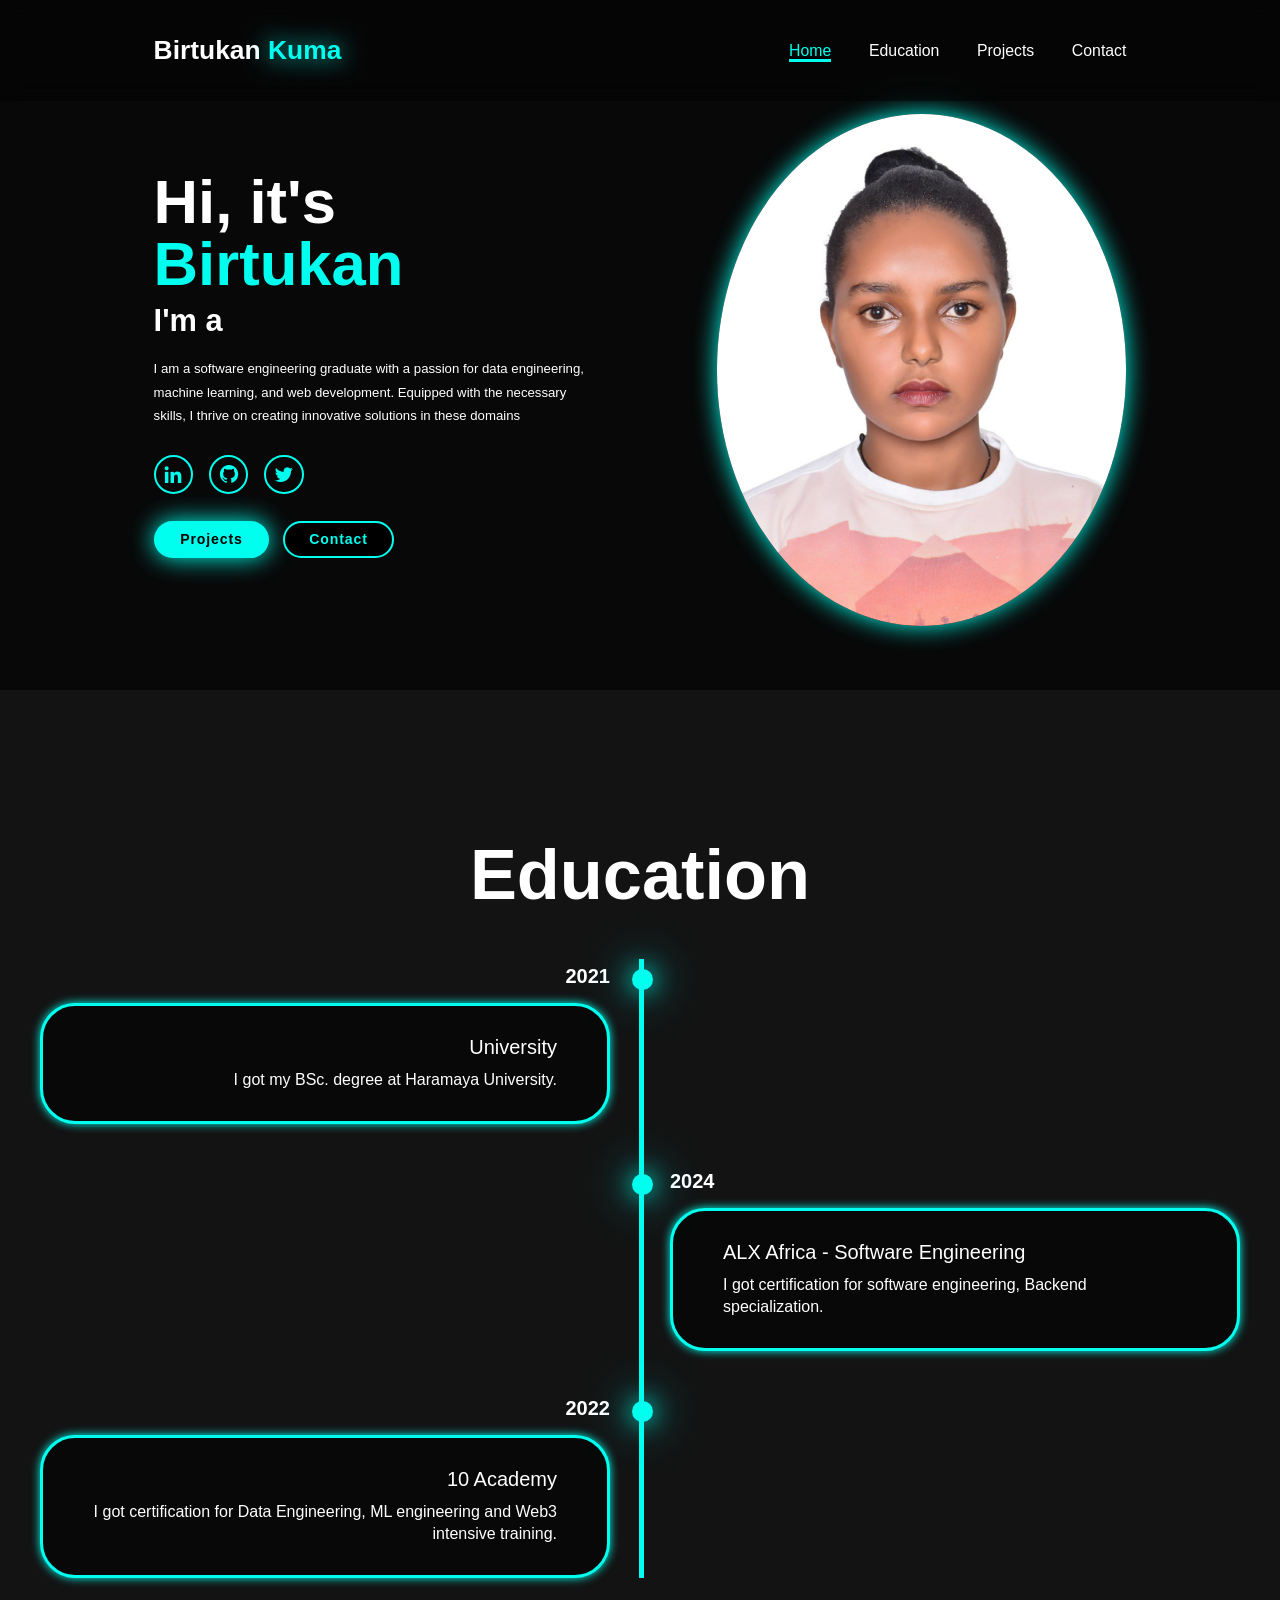
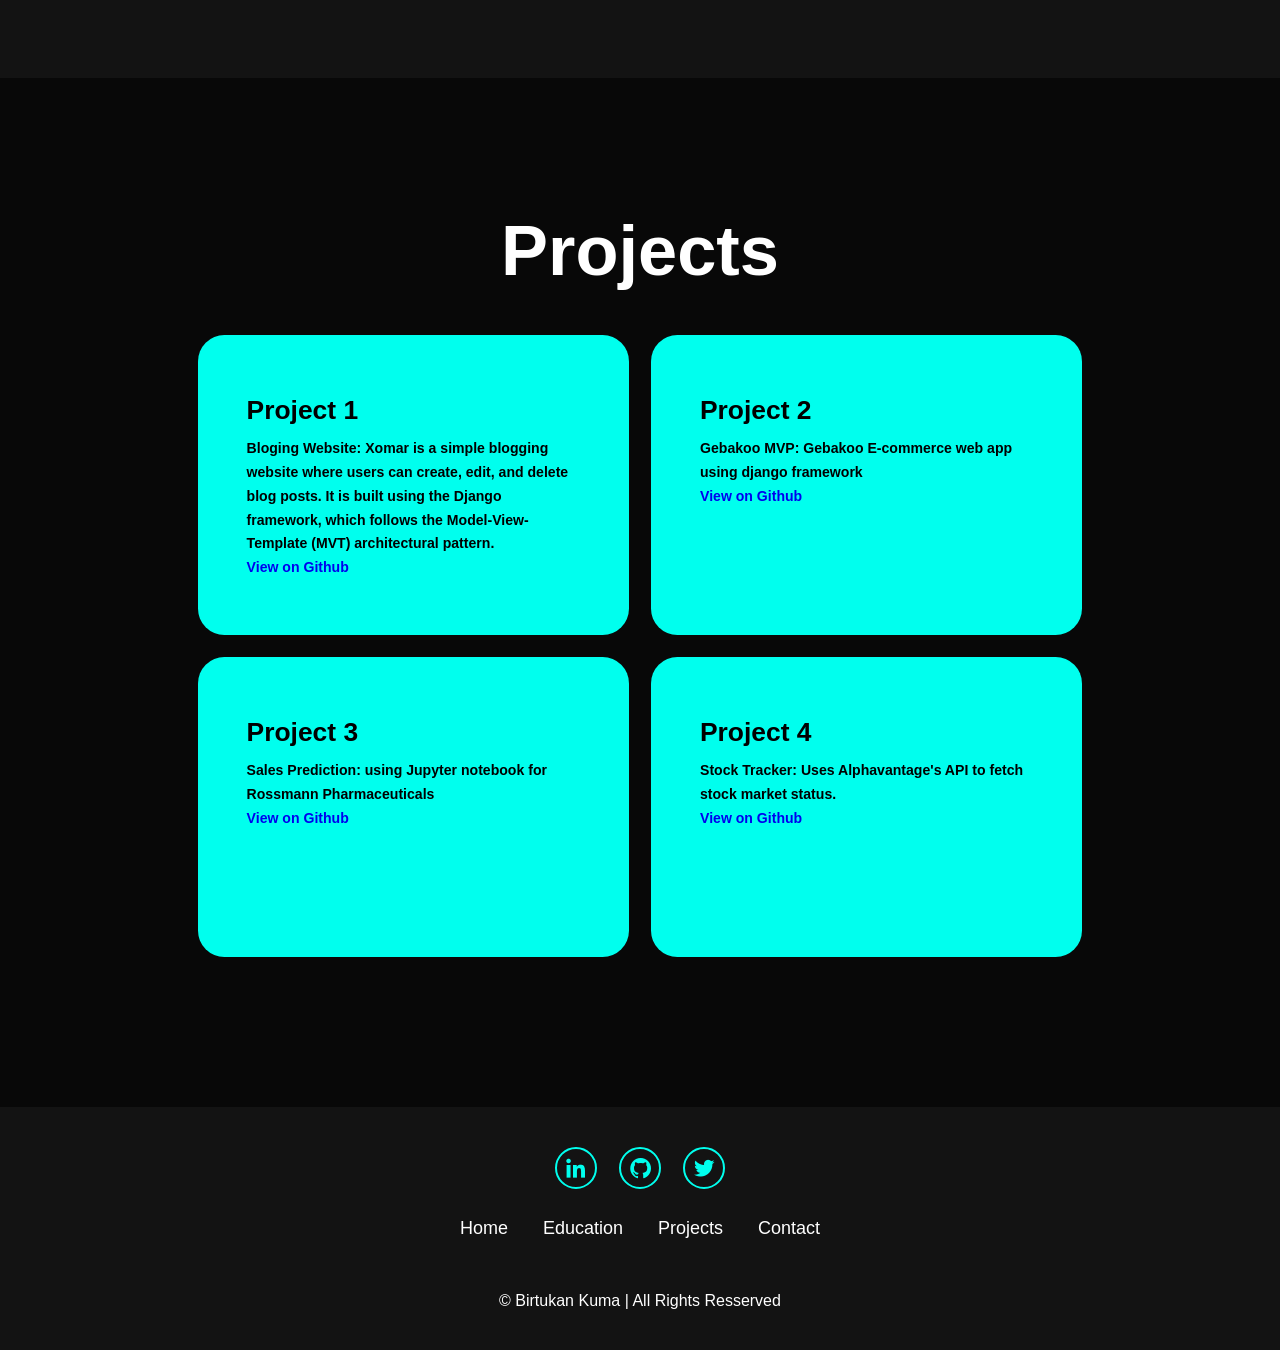
<file: index.html>
<!DOCTYPE html>
<html lang="en">
<head>
    <meta charset="UTF-8">
    <meta name="viewport" content="width=device-width, initial-scale=1.0">
    <title>Portfolio website</title>
    <link rel="stylesheet" href="style.css">
    <link href='https://unpkg.com/boxicons@2.1.4/css/boxicons.min.css' rel='stylesheet'>
</head>
<body>
    <header class="header">
        <a href="#home" class="logo">Birtukan <span>Kuma</span></a>

        <i class='bx bx-menu' id="menu-icon"></i>

        <nav class="navbar">
            <a href="#home" class="active">Home</a>
            <a href="#education">Education</a>
            <a href="#projects">Projects</a>
            <a href="#contact">Contact</a>
        </nav>
    </header>

    <section class="home" id="home">
        <div class="home-content">
            <h1>Hi, it's <span>Birtukan</span> </h1>

            <h3 class="text-animation">I'm a <span></span></h3>
            
            <p>I am a software engineering graduate with a passion for data engineering, machine learning, and web development. Equipped with the necessary skills, I thrive on creating innovative solutions in these domains</p>

            <div class="social-icons">
                <a href="#"><i class='bx bxl-linkedin'></i></a>
                <a href="#"><i class='bx bxl-github' ></i></a>
                <a href="#"><i class='bx bxl-twitter' ></i></a>
                
            </div>
            <div class="btn-group">
                <a href="#projects" class="btn">Projects</a>
                <a href="#contact" class="btn">Contact</a>
            </div>
        </div>
            <div class="home-img">
                <img src="image.jpg" alt="">
            </div>    
    </section>

    <section class="education" id="education">
        <h2 class="heading">Education</h2>

        <div class="timeline-items ">
            <div class="timeline-item">
                <div class="timeline-dot"></div> 
                    <div class="timeline-date">2021</div>
                    <div class="timeline-content">
                        <h3>University</h3>
                        <p>I got my BSc. degree at Haramaya University.</p>
                    </div>               
            </div>
       
            <div class="timeline-item">
                <div class="timeline-dot"></div>
                    <div class="timeline-date">2024</div>
                    <div class="timeline-content">
                        <h3>ALX Africa - Software Engineering</h3>
                        <p>I got certification for software engineering, Backend specialization.
                        </p>
                    </div>          
            </div>
        
            <div class="timeline-item">
                <div class="timeline-dot"></div>
                    <div class="timeline-date">2022</div>
                    <div class="timeline-content">
                        <h3>10 Academy</h3>
                        <p>I got certification for 
                            Data Engineering, ML engineering and 
                            Web3 intensive training.
                        </p>
                    </div>                
            </div>
        </div>
    </section>

    <section class="services" id="projects">
        <h2 class="heading">Projects</h2>

        <div class="services-container">
            <div class="service-box">
                <div class="service-info">
                    <h4>Project 1</h4>
                    <p>Bloging Website: Xomar is a simple blogging website where users can create, edit, and delete blog posts. 
                    It is built using the Django framework, which follows the Model-View-Template (MVT) architectural pattern.
                    <br>
                    <a href="https://github.com/BirtukanK/Blog_site">View on Github</a></p>
                    
                </div>
            </div>

            <div class="service-box">
                <div class="service-info">
                    <h4>Project 2</h4>
                    <p>Gebakoo MVP: Gebakoo E-commerce web app using django framework
                    <br>
                    <a href="https://github.com/BirtukanK/Gebakoo_MVP">View on Github</a></p>
                    
                </div>
            </div>

            <div class="service-box">
                <div class="service-info">
                    <h4>Project 3</h4>
                    <p>Sales Prediction: using Jupyter notebook for Rossmann Pharmaceuticals
                        <br>
                        <a href="https://github.com/BirtukanK/Sales_prediction">View on Github</a>
                    </p>
                    
                </div>
            </div>

            <div class="service-box">
                <div class="service-info">
                    <h4>Project 4</h4>
                    <p>Stock Tracker: Uses Alphavantage's API to fetch stock market status.
                        <br>
                        <a href="https://github.com/BirtukanK/Stock_tracker">View on Github</a>
                    </p>               
                </div>
            </div>
        </div>
    </section>

    <footer class="footer" id="contact">
        <div class="social">
            <a href="#"><i class='bx bxl-linkedin'></i></a>
            <a href="#"><i class='bx bxl-github' ></i></a>
            <a href="#"><i class='bx bxl-twitter' ></i></a>
        </div>
        
        <ul class="list">
            <li>
                <a href="#">Home</a>
            </li>
            <li>
                <a href="#">Education</a>
            </li>
            <li>
                <a href="#">Projects</a>
            </li>
            <li>
                <a href="#">Contact</a>
            </li>
        </ul>
        <p class="copyright">
            © Birtukan Kuma | All Rights Resserved
        </p>
    </footer>

    
    
    <script src="script.js"></script>
</body>
</html>
</file>
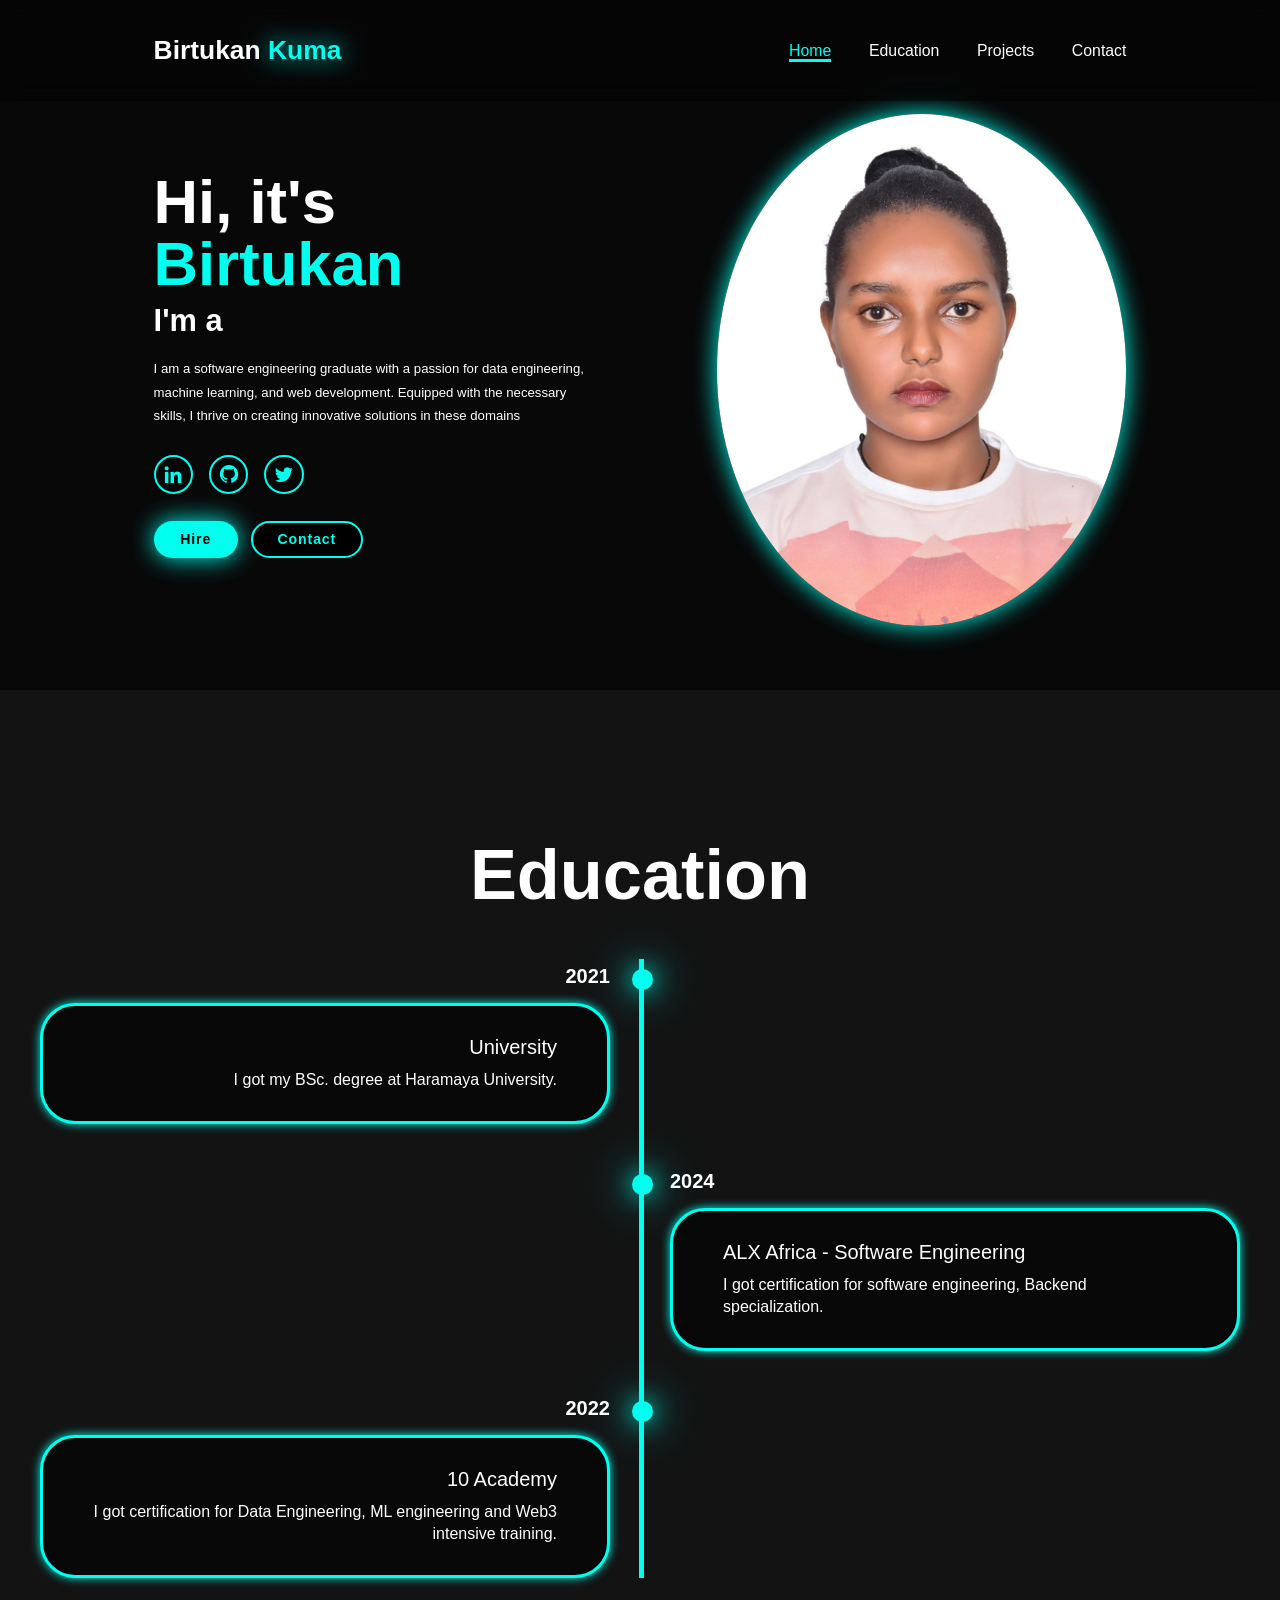
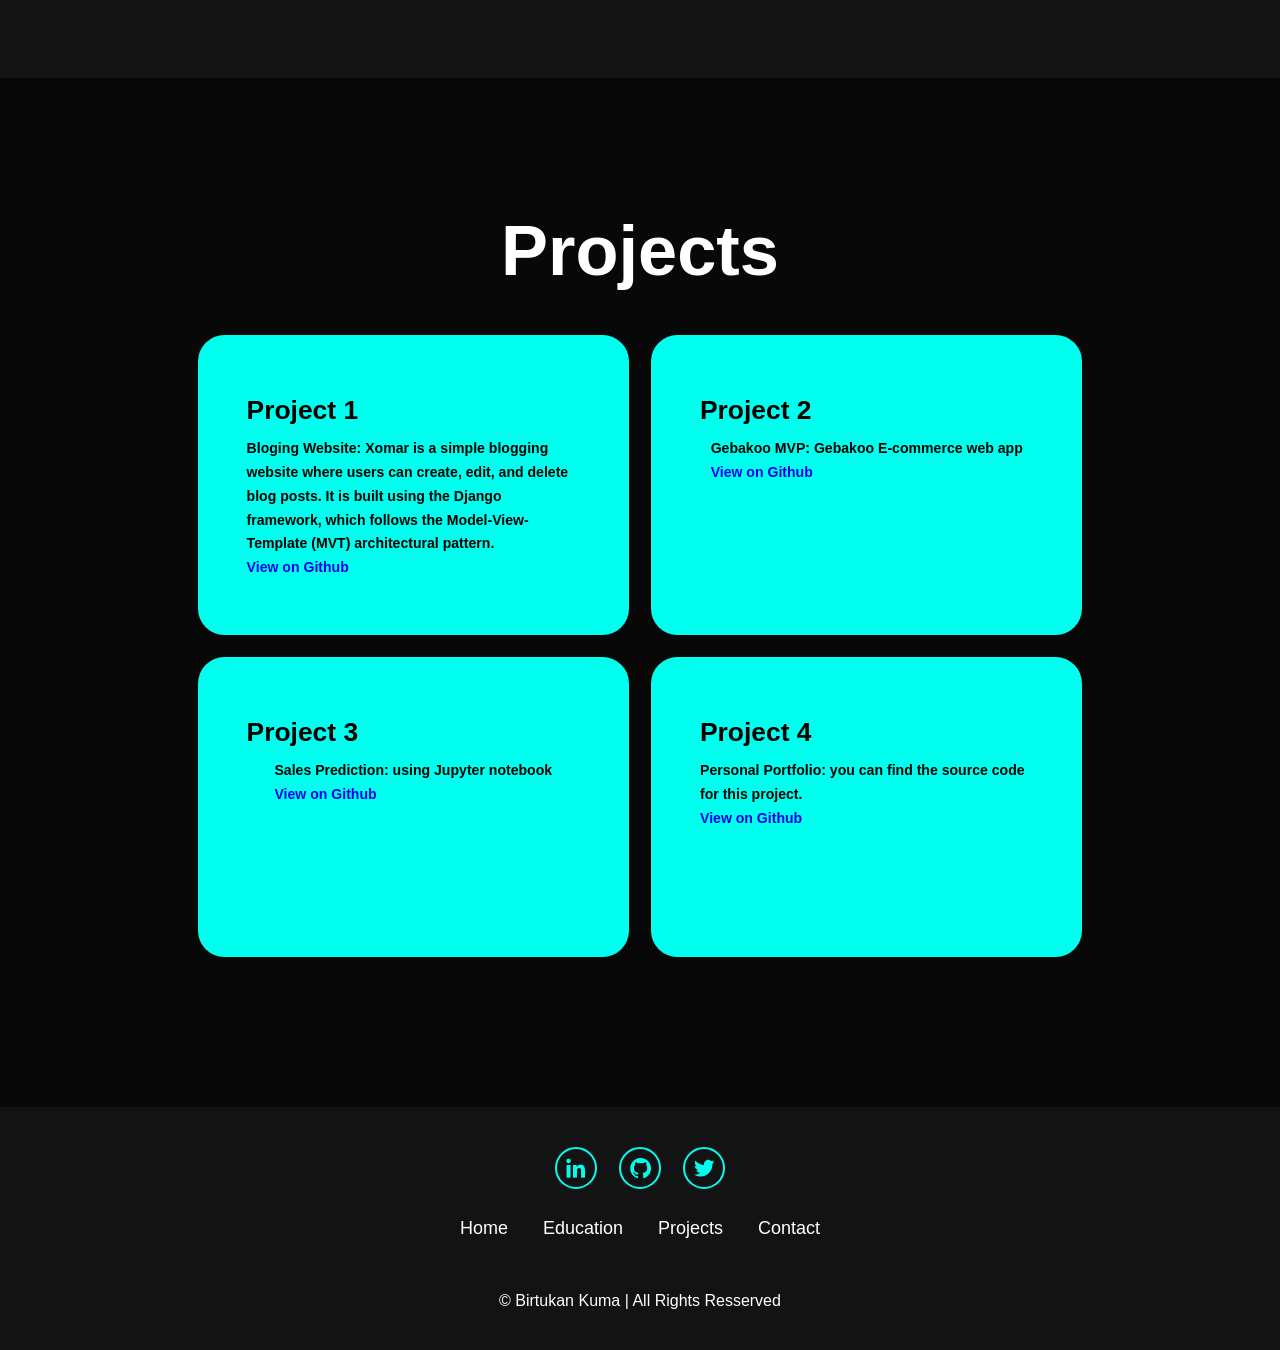
<file: Personal portfolio/index.html>
<!DOCTYPE html>
<html lang="en">
<head>
    <meta charset="UTF-8">
    <meta name="viewport" content="width=device-width, initial-scale=1.0">
    <title>Portfolio website</title>
    <link rel="stylesheet" href="style.css">
    <link href='https://unpkg.com/boxicons@2.1.4/css/boxicons.min.css' rel='stylesheet'>
</head>
<body>
    <header class="header">
        <a href="#home" class="logo">Birtukan <span>Kuma</span></a>

        <i class='bx bx-menu' id="menu-icon"></i>

        <nav class="navbar">
            <a href="#home" class="active">Home</a>
            <a href="#education">Education</a>
            <a href="#projects">Projects</a>
            <a href="#contact">Contact</a>
        </nav>
    </header>

    <section class="home" id="home">
        <div class="home-content">
            <h1>Hi, it's <span>Birtukan</span> </h1>

            <h3 class="text-animation">I'm a <span></span></h3>
            
            <p>I am a software engineering graduate with a passion for data engineering, machine learning, and web development. Equipped with the necessary skills, I thrive on creating innovative solutions in these domains</p>

            <div class="social-icons">
                <a href="#"><i class='bx bxl-linkedin'></i></a>
                <a href="#"><i class='bx bxl-github' ></i></a>
                <a href="#"><i class='bx bxl-twitter' ></i></a>
                <!-- <a href="#"></a> -->
            </div>
            <div class="btn-group">
                <a href="#" class="btn">Hire</a>
                <a href="#contact" class="btn">Contact</a>
            </div>
        </div>
            <div class="home-img">
                <img src="image.jpg" alt="">
            </div>    
    </section>

    <section class="education" id="education">
        <h2 class="heading">Education</h2>

        <div class="timeline-items ">
            <div class="timeline-item">
                <div class="timeline-dot"></div> 
                    <div class="timeline-date">2021</div>
                    <div class="timeline-content">
                        <h3>University</h3>
                        <p>I got my BSc. degree at Haramaya University.</p>
                    </div>               
            </div>
       
            <div class="timeline-item">
                <div class="timeline-dot"></div>
                    <div class="timeline-date">2024</div>
                    <div class="timeline-content">
                        <h3>ALX Africa - Software Engineering</h3>
                        <p>I got certification for software engineering, Backend specialization.
                        </p>
                    </div>          
            </div>
        
            <div class="timeline-item">
                <div class="timeline-dot"></div>
                    <div class="timeline-date">2022</div>
                    <div class="timeline-content">
                        <h3>10 Academy</h3>
                        <p>I got certification for 
                            Data Engineering, ML engineering and 
                            Web3 intensive training.
                        </p>
                    </div>                
            </div>
        </div>
    </section>

    <section class="services" id="projects">
        <h2 class="heading">Projects</h2>

        <div class="services-container">
            <div class="service-box">
                <div class="service-info">
                    <h4>Project 1</h4>
                    <p>Bloging Website: Xomar is a simple blogging website where users can create, edit, and delete blog posts. 
                    It is built using the Django framework, which follows the Model-View-Template (MVT) architectural pattern.
                    <br>
                    <a href="https://github.com/BirtukanK/Blog_site">View on Github</a></p>
                    
                </div>
            </div>

            <div class="service-box">
                <div class="service-info">
                    <h4>Project 2</h4>
                    <p>Gebakoo MVP: Gebakoo E-commerce web app 
                        <br>
                        <a href="https://github.com/BirtukanK/Gebakoo_MVP">View on Github</a></p>
                    
                </div>
            </div>

            <div class="service-box">
                <div class="service-info">
                    <h4>Project 3</h4>
                    <p>Sales Prediction: using Jupyter notebook
                        <br>
                        <a href="https://github.com/BirtukanK/Sales_prediction">View on Github</a>
                    </p>
                    
                </div>
            </div>

            <div class="service-box">
                <div class="service-info">
                    <h4>Project 4</h4>
                    <p>Personal Portfolio: you can find the source code for this project.
                        <br>
                        <a href="https://github.com/BirtukanK/Gebakoo_MVP">View on Github</a>
                    </p>               
                </div>
            </div>
        </div>
    </section>

    <footer class="footer" id="contact">
        <div class="social">
            <a href="#"><i class='bx bxl-linkedin'></i></a>
            <a href="#"><i class='bx bxl-github' ></i></a>
            <a href="#"><i class='bx bxl-twitter' ></i></a>
        </div>
        
        <ul class="list">
            <li>
                <a href="#">Home</a>
            </li>
            <li>
                <a href="#">Education</a>
            </li>
            <li>
                <a href="#">Projects</a>
            </li>
            <li>
                <a href="#">Contact</a>
            </li>
        </ul>
        <p class="copyright">
            © Birtukan Kuma | All Rights Resserved
        </p>
    </footer>

    
    
    <script src="script.js"></script>
</body>
</html>
</file>
<file: style.css>
* {
    margin: 0;
    padding: 0;
    box-sizing: border-box;
    text-decoration: none;
    border: none;
    outline: none;
    scroll-behavior: smooth;
    font-family: "Poppins", sans-serif;
}

:root {
    --bg-color: #080808;
    --second-bg-color: #131313;
    --text-color: white;
    --main-color: #00ffee;
}

html {
    font-size: 60%;
    overflow-x: hidden;
}
body{
    background: var(--bg-color);
    color: var(--text-color);
}
.header{
    position: fixed;
    top: 0;
    left: 0;
    width: 100%;
    padding: 4rem 12% 4rem;
    background: rgba(0, 0, 0, 0.3);
    backdrop-filter: blur(10px);
    display: flex;
    justify-content: space-between;
    align-items: center;
    z-index: 5;
}
.logo{
    font-size: 3rem;
    color: var(--text-color);
    font-weight: 800;
    cursor: pointer;
    transition: 0.3s ease;
}
.logo:hover{
    transform: scale(1.1);
}
.logo span{
    text-shadow: 0 0 25px var(--main-color);
}
.navbar a{
    font-size: 1.8rem;
    color: var(--text-color);
    margin-left: 4rem;
    font-weight: 500;
    transition: 0.3s ease;
    border-bottom: 3px solid transparent;
}
.navbar a:hover,
.navbar a.active{
    color: var(--main-color);
    border-bottom: 3px solid var(--main-color);
}
#menu-icon{
    font-size: 3.6rem;
    color: var(--main-color);
    display: none;
}
section{
    min-width: 100vh;
    padding: 10rem 12% 10rem;
}
.home{
    display: flex;
    align-items: center;
    justify-content: center;
    gap: 15rem;
}
.home-content{
    display: flex;
    flex-direction: column;
    align-items: baseline;
    text-align: left;
    justify-content: center;
    margin-top: 3rem;
}
span{
    color: var(--main-color);
}
.logo span{
    color: var(--main-color);
}
.home-content h3{
    margin-bottom: 2rem;
    margin-top: 1rem;
    font-size: 3.5rem;
}
.home-content h1{
    font-size: 7rem;
    font-weight: 700;
    margin-top: 1.5rem;
    line-height: 1;
}
.home-img{
    border-radius: 50%;
}
.home-img img{
    position: relative;
    top: 3rem;
    width: 32vw;
    border-radius: 50%;
    box-shadow: 0 0 25px var(--main-color);
    cursor: pointer;
    transition: 0.4s ease-in-out;
}
.home-img img:hover{
    box-shadow: 0 0 25px var(--main-color),
                0 0 50px var(--main-color),
                0 0 100px var(--main-color);
}
.home-content p{
    font-size: 1.5rem;
    font-weight: 500;
    line-height: 1.8;
    max-width: 1000px;
}
.social-icons a{
    display: inline-flex;
    justify-content: center;
    align-items: center;
    width: 4.5rem;
    height: 4.5rem;
    background: transparent;
    border: 2px solid var(--main-color);
    font-size: 2.5rem;
    border-radius: 50%;
    color: var(--main-color);
    margin: 3rem 1.5rem 3rem 0;
    transition: 0.3s ease-in-out;
}
.social-icons a:hover{
    color: var(--text-color);
    transform: scale(1.3)translateY(-5px);
    box-shadow: 0 0 25px var(--main-color);
    background-color: var(--main-color);
}
.btn {
    display: inline-block;
    padding: 1rem 2.8rem;
    background: var(--main-color);
    box-shadow: 0 0 25px var(--main-color);
    border-radius: 4rem;
    font-size: 1.6rem;
    color: black;
    border: 2px solid transparent;
    letter-spacing: 0.1rem;
    font-weight: 600;
    transition: 0.3s ease-in-out;
    cursor: pointer;
}
.btn:hover{
    transform: scale(1.05);
    box-shadow: 0 0 50px var(--main-color);
}
.btn-group{
    display: flex;
    align-items: center;
    gap: 1.5rem;
}
.btn-group a:nth-of-type(2){
    background-color: black;
    color: var(--main-color);
    border: 2px solid var(--main-color);
    box-shadow: 0 0 25px transparent;
}
.btn-group a:nth-of-type(2):hover{
    box-shadow: 0 0 25px var(--main-color);
    background-color: var(--main-color);
    color: black;
}

.text-animation{
    font-size: 34px;
    font-weight: 600;
    min-width: 280px;
}
.text-animation span{
    position: relative;
}
.text-animation span::before{
    content: "Web Developer";
    color: var(--main-color);
    animation: words 20s infinite;
}
.text-animation span::after{
    content: "";
    background-color: var(--bg-color);
    position: absolute;
    width: calc(100% + 8px);
    height: 100%;
    border-left: 3px solid var(--bg-color);
    right: -8px;
    animation: cursor 0.6s infinite, typing 20s steps(14) infinite;
}

@keyframes cursor{

    to{
        border-left: 2px solid var(--main-color);
    }
}
@keyframes words{
    0%,
    20%{
        content: "Frontend Developer";
    }
    21%,
    40%{
        content: "Backend Developer";
    }
    41%,
    60%{
        content: "Data Engineer";
    }
    61%,
    80%{
        content: "ML Engineer";
    }
    81%,
    100%{
        content: "Web developer";
    }
}
@keyframes typing{
    10%,
    15%,
    30%,
    35%,
    50%,
    55%,
    70%,
    75%,
    90%,
    95%{
        width: 0;
    }
    5%,
    20%,
    25%,
    40%,
    45%,
    60%,
    65%,
    80%,
    85%{
        width: calc(100% + 8px);
    }
}
.heading{
    font-size: 8rem;
    text-align: center;
    margin: 5rem 0;
}
.education{
    padding: 100px 15px;
    background: var(--second-bg-color);
}
.education h2{
    margin-bottom: 5rem;
}
.timeline-items{
    max-width: 1200px;
    margin: auto;
    display: flex;
    flex-wrap: wrap;
    position: relative;
}
.timeline-items::before{
    content: "";
    position: absolute;
    width: 5px;
    height: 100%;
    background-color: var(--main-color);
    left: calc(50% - 1px);
}
.timeline-item{
    margin-bottom: 40px;
    width: 100%;
    position: relative;
}
.timeline-item:last-child{
    margin-bottom: 0;
}
.timeline-item:nth-child(odd){
    padding-right: calc(50% + 30px);
    text-align: right;
}
.timeline-item:nth-child(even){
    padding-left: calc(50% + 30px);
}
.timeline-dot{
    height: 21px;
    width: 21px;
    background-color: var(--main-color);
    box-shadow: 0 0 25px var(--main-color),
                0 0 50px var(--main-color);
    position: absolute;
    left: calc(50% - 8px);
    border-radius: 50%;
    top: 10px;
}
.timeline-date{
    font-size: 20px;
    font-weight: 800;
    color: white;
    margin: 6px 0 15px;
}
.timeline-content{
    background-color: var(--bg-color);
    border: 3px solid var(--main-color);
    padding: 30px 50px;
    border-radius: 4rem;
    box-shadow: 0 0 10px var(--main-color);
    cursor: pointer;
    transition: 0.3s ease-in-out;
}
.timeline-content:hover{
    transform: scale(1.05);
    box-shadow: 0 0 25px var(--main-color);
}
.timeline-content h3{
    font-size: 20px;
    color: white;
    margin: 0 0 10px;
    font-weight: 500;
}
.timeline-content p{
    color: white;
    font-size: 16px;
    font-weight: 300;
    line-height: 22px;
}
::-webkit-scrollbar{
    width: 15px;
}
::-webkit-scrollbar-thumb{
    background-color: var(--second-bg-color);
    border-radius: 10px;
}
::-webkit-scrollbar-track{
    background-color: var(--bg-color);
}
.services{
    background: var(--bg-color);
    color: black;
}
.services h2{
    margin-bottom: 5rem;
    color: white;
}
.services-container{
    display: grid;
    grid-template-columns: repeat(2,1fr);
    align-items: center;
    gap: 2.5rem;
}
.service-box{
    background-color: var(--main-color);
    height: 300px;
    border-radius: 3rem;
    border: 5px solid transparent;
    cursor: pointer;
    transition: 0.4s ease-in-out;
}
.service-box:hover{
    background: white;
    color: black;
    border: 5px solid var(--main-color);
    transform: scale(1.03);
}
.service-box .service-info{
    display: flex;
    flex-direction: column;
    text-align: left;
    max-height: 200px;
    justify-content: left;
    align-items: baseline;
    padding: 5rem 5rem;
}
.service-info h4{
    font-size: 3rem;
    font-weight: 800;
    line-height: 2;
}
.service-info p{
    font-size: 1.6rem;
    font-weight: 600;
    max-height: 100px;
    line-height: 1.7;
    margin: auto;
}
.footer{
    position: relative;
    bottom: 0;
    width: 100%;
    padding: 40px 0;
    background-color: var(--second-bg-color);
}
.footer .social{
    text-align: center;
    padding-bottom: 25px;
    color: var(--main-color);
}
.footer .social a{
    font-size: 25px;
    color: var(--main-color);
    border: 2px solid var(--main-color);
    width: 42px;
    height: 42px;
    line-height: 42px;
    display: inline-block;
    text-align: center;
    border-radius: 50%;
    margin: 0 10px;
    transition: 0.3s ease-in-out;
}
.footer .social a:hover{
    transform: scale(1.2)translateY(-10px);
    background-color: var(--main-color);
    color: black;
    box-shadow: 0 0 25px var(--main-color);
}
.footer ul{
    margin-top: 0;
    padding: 0;
    font-size: 18px;
    line-height: 1.6;
    margin-bottom: 0;
    text-align: center;
}
.footer ul li a{
    color: white;
    border-bottom: 3px solid transparent;
    transition: 0.3s ease-in-out;
}
.footer ul li a:hover{
    border-bottom: 3px solid var(--main-color);
}
.footer ul li{
    display: inline-block;
    padding:  0 15px;
}
.footer .copyright{
    margin-top: 50px;
    text-align: center;
    font-size: 16px;
    color: white;
}

@media(max-width:1285px){
    html{
        font-size: 55%;
    }
    .services-container{
        padding-bottom: 7rem;
        grid-template-columns: repeat(2,1fr);
        margin: 0 5rem;
    }
}
@media(max-width:991px){
    header{
        padding: 2rem 3%;
    }
    section{
        padding: 10rem 3% 2rem;
    }
    .timeline-items::before{
        left: 7px;
    }
    .timeline-item:nth-child(odd){
        padding-right: 0;
        text-align: left;
    }
    .timeline-item:nth-child(odd),
    .timeline-item:nth-child(even){
        padding-left: 37px;
    }
    .timeline-dot{
        left: 0;
    }
    .services{
        padding-bottom: 7rem;
    }
    .footer{
        padding: 2rem 3%;
    }
}
@media(max-width:895px){
    #menu-icon{
        display: block;
    }
    .navbar{
        position: absolute;
        top: 100%;
        right: 0;
        width: 50%;
        padding: 1rem 3%;
        background: rgba(0, 0, 0, 0.8);
        backdrop-filter: blur(20px);
        border-bottom-left-radius: 2rem;
        border-left: 2px solid var(--main-color);
        border-bottom: 2px solid var(--main-color);
        display: none;
    }
    .navbar.active{
        display: block;
    }
    .navbar a{
        display: block;
        font-size: 2rem;
        margin: 3rem 0;
        color: white;
    }
    .home{
        flex-direction: column-reverse;
        margin: 5rem 4rem;
    }
    .home-content h3{
        font-size: 2.6rem;
    }
    .home-content h1{
        font-size: 8rem;
        margin-top: 3rem;
        max-width: 500px;
    }
    .home-content p{
        max-width: 600px;
        margin: 0 auto;
    }
    .home-img img{
        width: 56vw;
    }
    .services h2{
        margin-bottom: 3rem;
    }
    .services-container{
        grid-template-columns: repeat(1,1fr);
    }
    .footer{
        max-width: 100%;
    }
}
</file>
<file: Personal portfolio/style.css>
* {
    margin: 0;
    padding: 0;
    box-sizing: border-box;
    text-decoration: none;
    border: none;
    outline: none;
    scroll-behavior: smooth;
    font-family: "Poppins", sans-serif;
}

:root {
    --bg-color: #080808;
    --second-bg-color: #131313;
    --text-color: white;
    --main-color: #00ffee;
}

html {
    font-size: 60%;
    overflow-x: hidden;
}
body{
    background: var(--bg-color);
    color: var(--text-color);
}
.header{
    position: fixed;
    top: 0;
    left: 0;
    width: 100%;
    padding: 4rem 12% 4rem;
    background: rgba(0, 0, 0, 0.3);
    backdrop-filter: blur(10px);
    display: flex;
    justify-content: space-between;
    align-items: center;
    z-index: 5;
}
.logo{
    font-size: 3rem;
    color: var(--text-color);
    font-weight: 800;
    cursor: pointer;
    transition: 0.3s ease;
}
.logo:hover{
    transform: scale(1.1);
}
.logo span{
    text-shadow: 0 0 25px var(--main-color);
}
.navbar a{
    font-size: 1.8rem;
    color: var(--text-color);
    margin-left: 4rem;
    font-weight: 500;
    transition: 0.3s ease;
    border-bottom: 3px solid transparent;
}
.navbar a:hover,
.navbar a.active{
    color: var(--main-color);
    border-bottom: 3px solid var(--main-color);
}
#menu-icon{
    font-size: 3.6rem;
    color: var(--main-color);
    display: none;
}
section{
    min-width: 100vh;
    padding: 10rem 12% 10rem;
}
.home{
    display: flex;
    align-items: center;
    justify-content: center;
    gap: 15rem;
}
.home-content{
    display: flex;
    flex-direction: column;
    align-items: baseline;
    text-align: left;
    justify-content: center;
    margin-top: 3rem;
}
span{
    color: var(--main-color);
}
.logo span{
    color: var(--main-color);
}
.home-content h3{
    margin-bottom: 2rem;
    margin-top: 1rem;
    font-size: 3.5rem;
}
.home-content h1{
    font-size: 7rem;
    font-weight: 700;
    margin-top: 1.5rem;
    line-height: 1;
}
.home-img{
    border-radius: 50%;
}
.home-img img{
    position: relative;
    top: 3rem;
    width: 32vw;
    border-radius: 50%;
    box-shadow: 0 0 25px var(--main-color);
    cursor: pointer;
    transition: 0.4s ease-in-out;
}
.home-img img:hover{
    box-shadow: 0 0 25px var(--main-color),
                0 0 50px var(--main-color),
                0 0 100px var(--main-color);
}
.home-content p{
    font-size: 1.5rem;
    font-weight: 500;
    line-height: 1.8;
    max-width: 1000px;
}
.social-icons a{
    display: inline-flex;
    justify-content: center;
    align-items: center;
    width: 4.5rem;
    height: 4.5rem;
    background: transparent;
    border: 2px solid var(--main-color);
    font-size: 2.5rem;
    border-radius: 50%;
    color: var(--main-color);
    margin: 3rem 1.5rem 3rem 0;
    transition: 0.3s ease-in-out;
}
.social-icons a:hover{
    color: var(--text-color);
    transform: scale(1.3)translateY(-5px);
    box-shadow: 0 0 25px var(--main-color);
    background-color: var(--main-color);
}
.btn {
    display: inline-block;
    padding: 1rem 2.8rem;
    background: var(--main-color);
    box-shadow: 0 0 25px var(--main-color);
    border-radius: 4rem;
    font-size: 1.6rem;
    color: black;
    border: 2px solid transparent;
    letter-spacing: 0.1rem;
    font-weight: 600;
    transition: 0.3s ease-in-out;
    cursor: pointer;
}
.btn:hover{
    transform: scale(1.05);
    box-shadow: 0 0 50px var(--main-color);
}
.btn-group{
    display: flex;
    align-items: center;
    gap: 1.5rem;
}
.btn-group a:nth-of-type(2){
    background-color: black;
    color: var(--main-color);
    border: 2px solid var(--main-color);
    box-shadow: 0 0 25px transparent;
}
.btn-group a:nth-of-type(2):hover{
    box-shadow: 0 0 25px var(--main-color);
    background-color: var(--main-color);
    color: black;
}

.text-animation{
    font-size: 34px;
    font-weight: 600;
    min-width: 280px;
}
.text-animation span{
    position: relative;
}
.text-animation span::before{
    content: "Web Developer";
    color: var(--main-color);
    animation: words 20s infinite;
}
.text-animation span::after{
    content: "";
    background-color: var(--bg-color);
    position: absolute;
    width: calc(100% + 8px);
    height: 100%;
    border-left: 3px solid var(--bg-color);
    right: -8px;
    animation: cursor 0.6s infinite, typing 20s steps(14) infinite;
}

@keyframes cursor{

    to{
        border-left: 2px solid var(--main-color);
    }
}
@keyframes words{
    0%,
    20%{
        content: "Frontend Developer";
    }
    21%,
    40%{
        content: "Backend Developer";
    }
    41%,
    60%{
        content: "Data Engineer";
    }
    61%,
    80%{
        content: "ML Engineer";
    }
    81%,
    100%{
        content: "Web developer";
    }
}
@keyframes typing{
    10%,
    15%,
    30%,
    35%,
    50%,
    55%,
    70%,
    75%,
    90%,
    95%{
        width: 0;
    }
    5%,
    20%,
    25%,
    40%,
    45%,
    60%,
    65%,
    80%,
    85%{
        width: calc(100% + 8px);
    }
}
.heading{
    font-size: 8rem;
    text-align: center;
    margin: 5rem 0;
}
.education{
    padding: 100px 15px;
    background: var(--second-bg-color);
}
.education h2{
    margin-bottom: 5rem;
}
.timeline-items{
    max-width: 1200px;
    margin: auto;
    display: flex;
    flex-wrap: wrap;
    position: relative;
}
.timeline-items::before{
    content: "";
    position: absolute;
    width: 5px;
    height: 100%;
    background-color: var(--main-color);
    left: calc(50% - 1px);
}
.timeline-item{
    margin-bottom: 40px;
    width: 100%;
    position: relative;
}
.timeline-item:last-child{
    margin-bottom: 0;
}
.timeline-item:nth-child(odd){
    padding-right: calc(50% + 30px);
    text-align: right;
}
.timeline-item:nth-child(even){
    padding-left: calc(50% + 30px);
}
.timeline-dot{
    height: 21px;
    width: 21px;
    background-color: var(--main-color);
    box-shadow: 0 0 25px var(--main-color),
                0 0 50px var(--main-color);
    position: absolute;
    left: calc(50% - 8px);
    border-radius: 50%;
    top: 10px;
}
.timeline-date{
    font-size: 20px;
    font-weight: 800;
    color: white;
    margin: 6px 0 15px;
}
.timeline-content{
    background-color: var(--bg-color);
    border: 3px solid var(--main-color);
    padding: 30px 50px;
    border-radius: 4rem;
    box-shadow: 0 0 10px var(--main-color);
    cursor: pointer;
    transition: 0.3s ease-in-out;
}
.timeline-content:hover{
    transform: scale(1.05);
    box-shadow: 0 0 25px var(--main-color);
}
.timeline-content h3{
    font-size: 20px;
    color: white;
    margin: 0 0 10px;
    font-weight: 500;
}
.timeline-content p{
    color: white;
    font-size: 16px;
    font-weight: 300;
    line-height: 22px;
}
::-webkit-scrollbar{
    width: 15px;
}
::-webkit-scrollbar-thumb{
    background-color: var(--second-bg-color);
    border-radius: 10px;
}
::-webkit-scrollbar-track{
    background-color: var(--bg-color);
}
.services{
    background: var(--bg-color);
    color: black;
}
.services h2{
    margin-bottom: 5rem;
    color: white;
}
.services-container{
    display: grid;
    grid-template-columns: repeat(2,1fr);
    align-items: center;
    gap: 2.5rem;
}
.service-box{
    background-color: var(--main-color);
    height: 300px;
    border-radius: 3rem;
    border: 5px solid transparent;
    cursor: pointer;
    transition: 0.4s ease-in-out;
}
.service-box:hover{
    background: white;
    color: black;
    border: 5px solid var(--main-color);
    transform: scale(1.03);
}
.service-box .service-info{
    display: flex;
    flex-direction: column;
    text-align: left;
    max-height: 200px;
    justify-content: left;
    align-items: baseline;
    padding: 5rem 5rem;
}
.service-info h4{
    font-size: 3rem;
    font-weight: 800;
    line-height: 2;
}
.service-info p{
    font-size: 1.6rem;
    font-weight: 600;
    max-height: 100px;
    line-height: 1.7;
    margin: auto;
}
.footer{
    position: relative;
    bottom: 0;
    width: 100%;
    padding: 40px 0;
    background-color: var(--second-bg-color);
}
.footer .social{
    text-align: center;
    padding-bottom: 25px;
    color: var(--main-color);
}
.footer .social a{
    font-size: 25px;
    color: var(--main-color);
    border: 2px solid var(--main-color);
    width: 42px;
    height: 42px;
    line-height: 42px;
    display: inline-block;
    text-align: center;
    border-radius: 50%;
    margin: 0 10px;
    transition: 0.3s ease-in-out;
}
.footer .social a:hover{
    transform: scale(1.2)translateY(-10px);
    background-color: var(--main-color);
    color: black;
    box-shadow: 0 0 25px var(--main-color);
}
.footer ul{
    margin-top: 0;
    padding: 0;
    font-size: 18px;
    line-height: 1.6;
    margin-bottom: 0;
    text-align: center;
}
.footer ul li a{
    color: white;
    border-bottom: 3px solid transparent;
    transition: 0.3s ease-in-out;
}
.footer ul li a:hover{
    border-bottom: 3px solid var(--main-color);
}
.footer ul li{
    display: inline-block;
    padding:  0 15px;
}
.footer .copyright{
    margin-top: 50px;
    text-align: center;
    font-size: 16px;
    color: white;
}

@media(max-width:1285px){
    html{
        font-size: 55%;
    }
    .services-container{
        padding-bottom: 7rem;
        grid-template-columns: repeat(2,1fr);
        margin: 0 5rem;
    }
}
@media(max-width:991px){
    header{
        padding: 2rem 3%;
    }
    section{
        padding: 10rem 3% 2rem;
    }
    .timeline-items::before{
        left: 7px;
    }
    .timeline-item:nth-child(odd){
        padding-right: 0;
        text-align: left;
    }
    .timeline-item:nth-child(odd),
    .timeline-item:nth-child(even){
        padding-left: 37px;
    }
    .timeline-dot{
        left: 0;
    }
    .services{
        padding-bottom: 7rem;
    }
    .footer{
        padding: 2rem 3%;
    }
}
@media(max-width:895px){
    #menu-icon{
        display: block;
    }
    .navbar{
        position: absolute;
        top: 100%;
        right: 0;
        width: 50%;
        padding: 1rem 3%;
        background: rgba(0, 0, 0, 0.8);
        backdrop-filter: blur(20px);
        border-bottom-left-radius: 2rem;
        border-left: 2px solid var(--main-color);
        border-bottom: 2px solid var(--main-color);
        display: none;
    }
    .navbar.active{
        display: block;
    }
    .navbar a{
        display: block;
        font-size: 2rem;
        margin: 3rem 0;
        color: white;
    }
    .home{
        flex-direction: column-reverse;
        margin: 5rem 4rem;
    }
    .home-content h3{
        font-size: 2.6rem;
    }
    .home-content h1{
        font-size: 8rem;
        margin-top: 3rem;
    }
    .home-content p{
        max-width: 600px;
        margin: 0 auto;
    }
    .home-img img{
        width: 56vw;
    }
    .services h2{
        margin-bottom: 3rem;
    }
    .services-container{
        grid-template-columns: repeat(1,1fr);
    }
}
</file>
